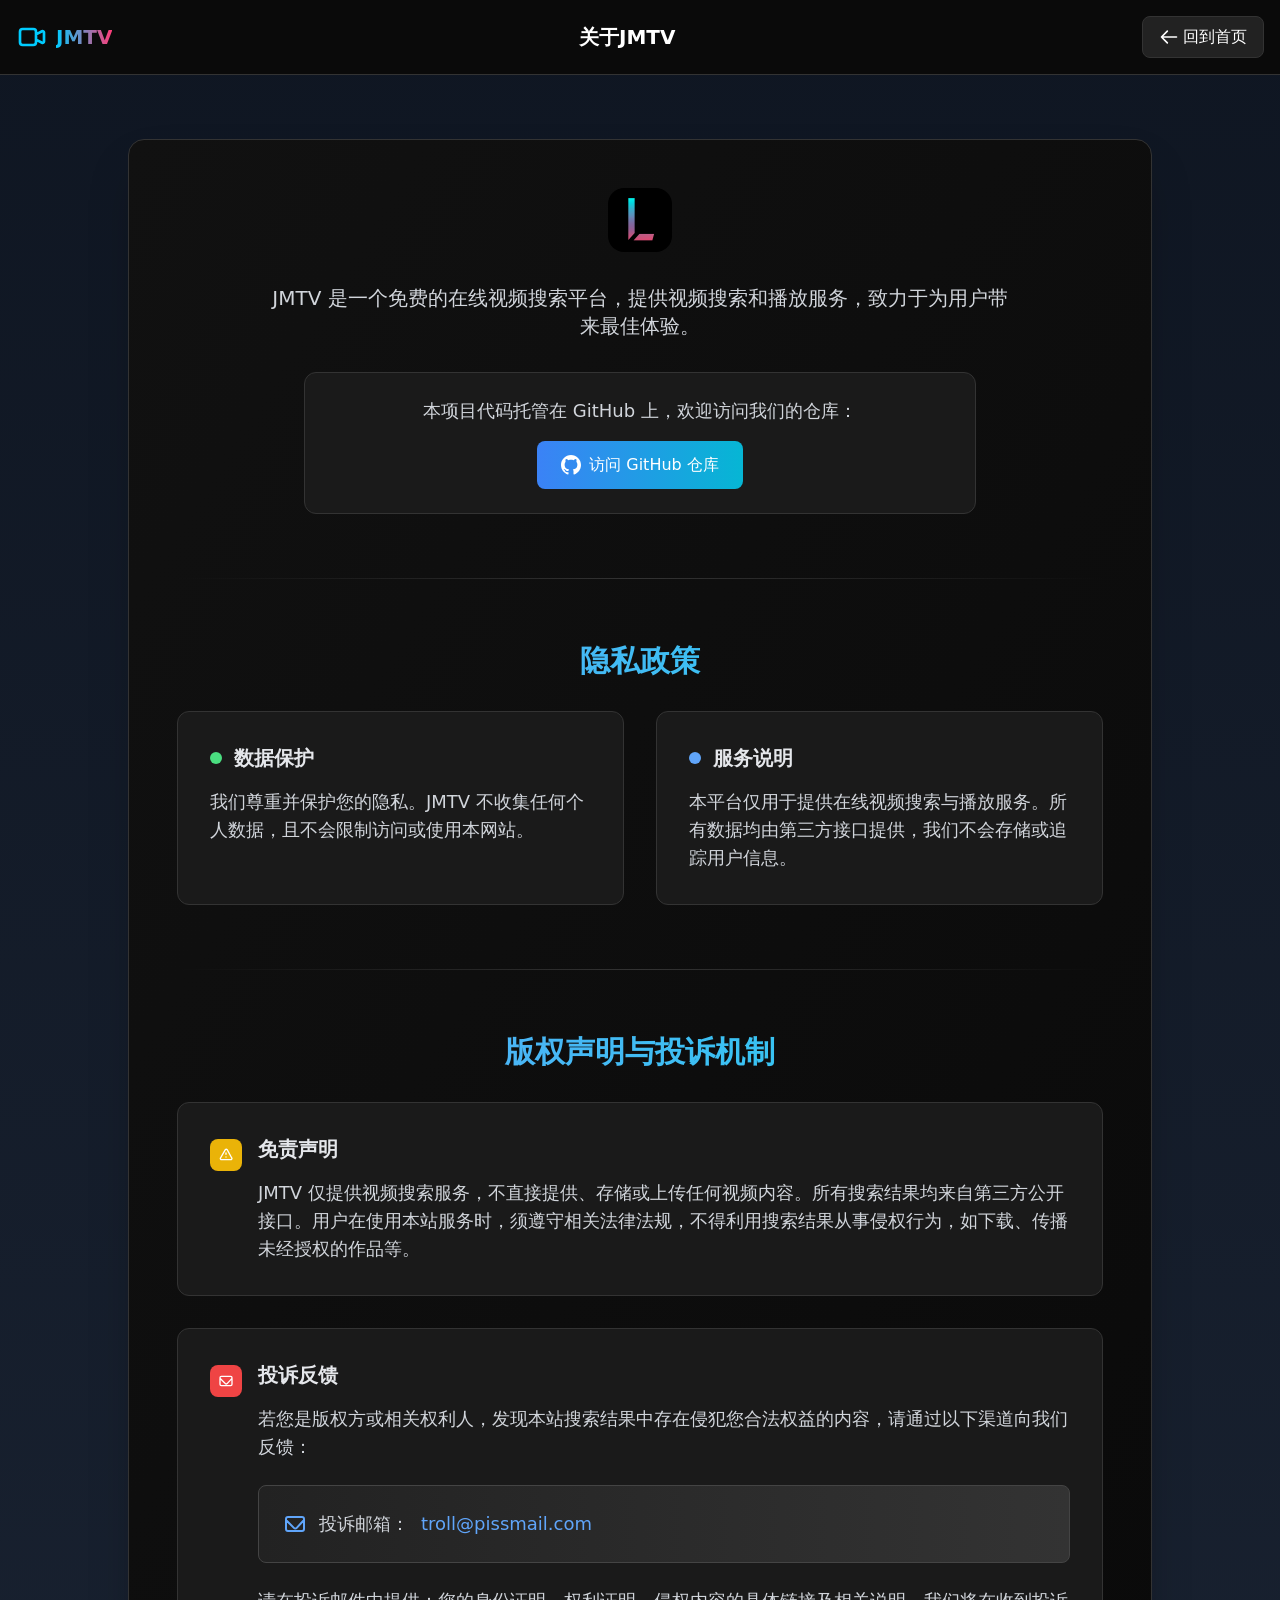
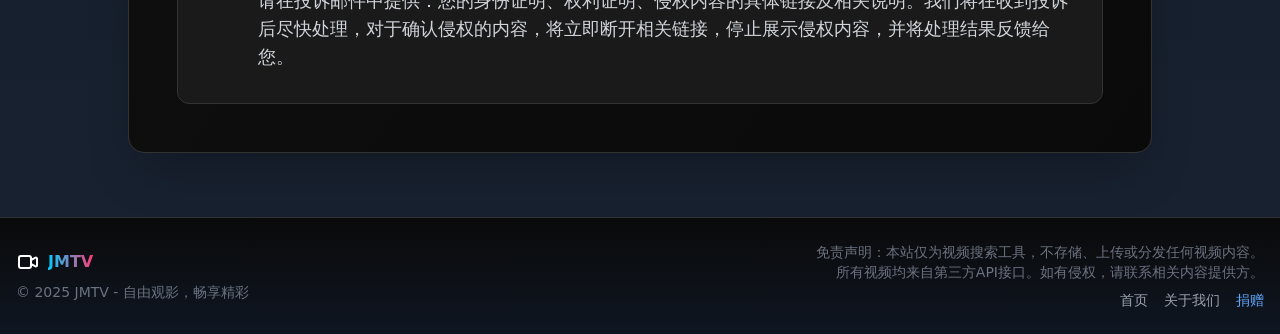
<file: about.html>
﻿<!DOCTYPE html>
<html lang="zh">
<head>
	<meta charset="UTF-8">
	<meta name="viewport" content="width=device-width, initial-scale=1.0">
	<title>关于我们 - JMTV</title>
	<script src="libs/tailwindcss.min.js"></script>
	<link rel="stylesheet" href="css/styles.css">
	<link rel="manifest" href="manifest.json">
	
	<!-- Favicon -->
    <link rel="icon" href="image/logo.png">
    <link rel="apple-touch-icon" href="image/logo-black.png">
</head>
<body class="page-bg text-white flex flex-col min-h-screen">
	<header class="border-b border-[#333] bg-[#0a0a0a] p-4">
        <div class="container mx-auto flex items-center">
            <div class="flex items-center">
                <a href="/" class="flex items-center">
                    <svg class="w-8 h-8 mr-2 text-[#00ccff]" fill="none" stroke="currentColor" viewBox="0 0 24 24">
                        <path stroke-linecap="round" stroke-linejoin="round" stroke-width="2" d="M15 10l4.553-2.276A1 1 0 0121 8.618v6.764a1 1 0 01-1.447.894L15 14M5 18h8a2 2 0 002-2V8a2 2 0 00-2-2H5a2 2 0 00-2 2v8a2 2 0 002 2z"></path>
                    </svg>
                    <h1 class="text-xl font-bold gradient-text">JMTV</h1>
                </a>
            </div>
            <div class="flex-1 text-center">
                <h2 class="text-xl font-semibold">关于JMTV</h2>
            </div>
            <div class="flex items-center">
                <a href="/" class="px-4 py-2 bg-[#222] hover:bg-[#333] border border-[#333] rounded-lg transition-colors flex items-center">
                    <svg class="w-5 h-5 mr-1" viewBox="0 0 24 24" fill="#ffffff" xmlns="http://www.w3.org/2000/svg">
                        <path d="M10 19l-7-7m0 0l7-7m-7 7h18" stroke="currentColor" stroke-width="2" stroke-linecap="round" stroke-linejoin="round"/>
                    </svg>
                    回到首页
                </a>
            </div>
        </div>
    </header>	<main class="flex-grow container mx-auto px-4 sm:px-6 py-8 sm:py-16">
		<div class="max-w-5xl mx-auto">
			<!-- 主要内容区域 -->
			<div class="bg-gradient-to-br from-[#111] to-[#0a0a0a] border border-[#333] rounded-xl sm:rounded-2xl p-4 sm:p-8 lg:p-12 shadow-2xl">
				<!-- 项目介绍 -->				
				 <div class="text-center mb-8 sm:mb-16">
					<div class="inline-flex items-center justify-center w-12 h-12 sm:w-16 sm:h-16 rounded-xl sm:rounded-2xl mb-6 sm:mb-8">
						<img src="image/logo-black.png" alt="JMTV Logo" class="w-12 h-12 sm:w-16 sm:h-16 rounded-xl sm:rounded-2xl">
					</div>
					
					<p class="text-gray-300 text-lg sm:text-xl mb-6 sm:mb-8 leading-relaxed max-w-3xl mx-auto px-2">
						JMTV 是一个免费的在线视频搜索平台，提供视频搜索和播放服务，致力于为用户带来最佳体验。
					</p>
					<div class="bg-[#1a1a1a] border border-[#333] rounded-lg sm:rounded-xl p-4 sm:p-6 max-w-2xl mx-auto">
						<p class="text-gray-300 text-base sm:text-lg mb-4 px-1">
							本项目代码托管在 GitHub 上，欢迎访问我们的仓库：
						</p>
						<a href="https://github.com/LibreSpark/LibreTV" class="inline-flex items-center px-4 sm:px-6 py-2 sm:py-3 bg-gradient-to-r from-blue-500 to-cyan-500 hover:from-blue-600 hover:to-cyan-600 text-white text-sm sm:text-base font-medium rounded-lg transition-all duration-300 transform hover:scale-105" target="_blank" rel="noopener">
							<svg class="w-4 h-4 sm:w-5 sm:h-5 mr-2" fill="currentColor" viewBox="0 0 24 24">
								<path d="M12 0c-6.626 0-12 5.373-12 12 0 5.302 3.438 9.8 8.207 11.387.599.111.793-.261.793-.577v-2.234c-3.338.726-4.033-1.416-4.033-1.416-.546-1.387-1.333-1.756-1.333-1.756-1.089-.745.083-.729.083-.729 1.205.084 1.839 1.237 1.839 1.237 1.07 1.834 2.807 1.304 3.492.997.107-.775.418-1.305.762-1.604-2.665-.305-5.467-1.334-5.467-5.931 0-1.311.469-2.381 1.236-3.221-.124-.303-.535-1.524.117-3.176 0 0 1.008-.322 3.301 1.23.957-.266 1.983-.399 3.003-.404 1.02.005 2.047.138 3.006.404 2.291-1.552 3.297-1.23 3.297-1.23.653 1.653.242 2.874.118 3.176.77.84 1.235 1.911 1.235 3.221 0 4.609-2.807 5.624-5.479 5.921.43.372.823 1.102.823 2.222v3.293c0 .319.192.694.801.576 4.765-1.589 8.199-6.086 8.199-11.386 0-6.627-5.373-12-12-12z"/>
							</svg>
							<span class="break-words">访问 GitHub 仓库</span>
						</a>
					</div>
				</div>				<!-- 分割线 -->
				<div class="w-full h-px bg-gradient-to-r from-transparent via-[#333] to-transparent mb-8 sm:mb-16"></div>

				<!-- 隐私政策 -->
				<div class="mb-8 sm:mb-16">
					<h2 class="text-2xl sm:text-3xl font-bold mb-6 sm:mb-8 text-center bg-gradient-to-r from-blue-400 to-cyan-400 bg-clip-text text-transparent">隐私政策</h2>
					<div class="grid grid-cols-1 md:grid-cols-2 gap-4 sm:gap-8">
						<div class="bg-[#1a1a1a] border border-[#333] rounded-xl p-4 sm:p-8">
							<div class="flex items-center mb-3 sm:mb-4">
								<div class="w-3 h-3 bg-green-400 rounded-full mr-3"></div>
								<h3 class="text-lg sm:text-xl font-semibold text-gray-200">数据保护</h3>
							</div>
							<p class="text-gray-300 text-base sm:text-lg leading-relaxed">
								我们尊重并保护您的隐私。JMTV 不收集任何个人数据，且不会限制访问或使用本网站。
							</p>
						</div>
						<div class="bg-[#1a1a1a] border border-[#333] rounded-xl p-4 sm:p-8">
							<div class="flex items-center mb-3 sm:mb-4">
								<div class="w-3 h-3 bg-blue-400 rounded-full mr-3"></div>
								<h3 class="text-lg sm:text-xl font-semibold text-gray-200">服务说明</h3>
							</div>
							<p class="text-gray-300 text-base sm:text-lg leading-relaxed">
								本平台仅用于提供在线视频搜索与播放服务。所有数据均由第三方接口提供，我们不会存储或追踪用户信息。
							</p>
						</div>
					</div>
				</div>

				<!-- 分割线 -->
				<div class="w-full h-px bg-gradient-to-r from-transparent via-[#333] to-transparent mb-8 sm:mb-16"></div>				<!-- 版权声明与投诉机制 -->
				<div>
					<h2 class="text-2xl sm:text-3xl font-bold mb-6 sm:mb-8 text-center bg-gradient-to-r from-blue-400 to-cyan-400 bg-clip-text text-transparent">版权声明与投诉机制</h2>
					<div class="space-y-6 sm:space-y-8">
						<div class="bg-[#1a1a1a] border border-[#333] rounded-xl p-4 sm:p-8">
							<div class="flex items-start">
								<div class="flex-shrink-0 w-8 h-8 bg-yellow-500 rounded-lg flex items-center justify-center mr-3 sm:mr-4 mt-1">
									<svg class="w-4 h-4 text-white" fill="none" stroke="currentColor" viewBox="0 0 24 24">
										<path stroke-linecap="round" stroke-linejoin="round" stroke-width="2" d="M12 9v2m0 4h.01m-6.938 4h13.856c1.54 0 2.502-1.667 1.732-2.5L13.732 4c-.77-.833-1.964-.833-2.732 0L3.732 16.5c-.77.833.192 2.5 1.732 2.5z"></path>
									</svg>
								</div>
								<div>
									<h3 class="text-lg sm:text-xl font-semibold text-gray-200 mb-3 sm:mb-4">免责声明</h3>
									<p class="text-gray-300 text-base sm:text-lg leading-relaxed">
										JMTV 仅提供视频搜索服务，不直接提供、存储或上传任何视频内容。所有搜索结果均来自第三方公开接口。用户在使用本站服务时，须遵守相关法律法规，不得利用搜索结果从事侵权行为，如下载、传播未经授权的作品等。
									</p>
								</div>
							</div>
						</div>
						
						<div class="bg-[#1a1a1a] border border-[#333] rounded-xl p-4 sm:p-8">
							<div class="flex items-start">
								<div class="flex-shrink-0 w-8 h-8 bg-red-500 rounded-lg flex items-center justify-center mr-3 sm:mr-4 mt-1">
									<svg class="w-4 h-4 text-white" fill="none" stroke="currentColor" viewBox="0 0 24 24">
										<path stroke-linecap="round" stroke-linejoin="round" stroke-width="2" d="M3 8l7.89 7.89a2 2 0 002.83 0L21 8M5 19h14a2 2 0 002-2V7a2 2 0 00-2-2H5a2 2 0 00-2 2v10a2 2 0 002 2z"></path>
									</svg>
								</div>
								<div class="flex-1">
									<h3 class="text-lg sm:text-xl font-semibold text-gray-200 mb-3 sm:mb-4">投诉反馈</h3>
									<p class="text-gray-300 text-base sm:text-lg mb-4 sm:mb-6 leading-relaxed">
										若您是版权方或相关权利人，发现本站搜索结果中存在侵犯您合法权益的内容，请通过以下渠道向我们反馈：
									</p>
									<div class="bg-gradient-to-r from-[#222] to-[#333] border border-[#444] rounded-lg p-4 sm:p-6 mb-4 sm:mb-6">
										<div class="flex items-center flex-wrap">
											<svg class="w-5 h-5 sm:w-6 sm:h-6 text-blue-400 mr-2 sm:mr-3 flex-shrink-0" fill="none" stroke="currentColor" viewBox="0 0 24 24">
												<path stroke-linecap="round" stroke-linejoin="round" stroke-width="2" d="M3 8l7.89 7.89a2 2 0 002.83 0L21 8M5 19h14a2 2 0 002-2V7a2 2 0 00-2-2H5a2 2 0 00-2 2v10a2 2 0 002 2z"></path>
											</svg>
											<span class="text-gray-300 text-base sm:text-lg font-medium mr-2 sm:mr-3">投诉邮箱：</span>
											<a href="mailto:troll@pissmail.com" class="text-blue-400 hover:text-blue-300 transition-colors text-base sm:text-lg font-medium break-all">troll@pissmail.com</a>
										</div>
									</div>
									<p class="text-gray-300 text-base sm:text-lg leading-relaxed">
										请在投诉邮件中提供：您的身份证明、权利证明、侵权内容的具体链接及相关说明。我们将在收到投诉后尽快处理，对于确认侵权的内容，将立即断开相关链接，停止展示侵权内容，并将处理结果反馈给您。
									</p>
								</div>
							</div>
						</div>
					</div>
				</div>
			</div>
		</div>
	</main>
	<footer class="footer py-6 border-t border-[#333] bg-[#0a0a0a]">
        <div class="container mx-auto px-4">
            <div class="flex flex-col md:flex-row justify-between items-center">
                <div class="mb-4 md:mb-0">
                    <div class="flex items-center justify-center md:justify-start">
                        <svg class="w-6 h-6 mr-2" fill="none" stroke="currentColor" viewBox="0 0 24 24">
                            <path stroke-linecap="round" stroke-linejoin="round" stroke-width="2" d="M15 10l4.553-2.276A1 1 0 0121 8.618v6.764a1 1 0 01-1.447.894L15 14M5 18h8a2 2 0 002-2V8a2 2 0 00-2-2H5a2 2 0 00-2 2v8a2 2 0 002 2z"></path>
                        </svg>
                        <span class="gradient-text font-bold">JMTV</span>
                    </div>
                    <p class="text-gray-500 text-sm mt-2 text-center md:text-left">© 2025 JMTV - 自由观影，畅享精彩</p>
                </div>
                
                <div class="text-center md:text-right">
                    <p class="text-gray-500 text-sm max-w-md">
                        免责声明：本站仅为视频搜索工具，不存储、上传或分发任何视频内容。
                        所有视频均来自第三方API接口。如有侵权，请联系相关内容提供方。
                    </p>
                    <div class="mt-2 flex justify-center md:justify-end space-x-4">
                        <a href="/" class="text-gray-400 hover:text-white text-sm transition-colors">首页</a>
                        <a href="about.html" class="text-gray-400 hover:text-white text-sm transition-colors">关于我们</a>
                        <a href="https://www.msf.hk/zh-hant/donate/general?type=one-off" target="_blank" rel="noopener" class="text-blue-400 hover:text-blue-300 text-sm transition-colors">捐赠</a>
                    </div>
                </div>
            </div>
        </div>
    </footer>
</body>
</html>
</file>
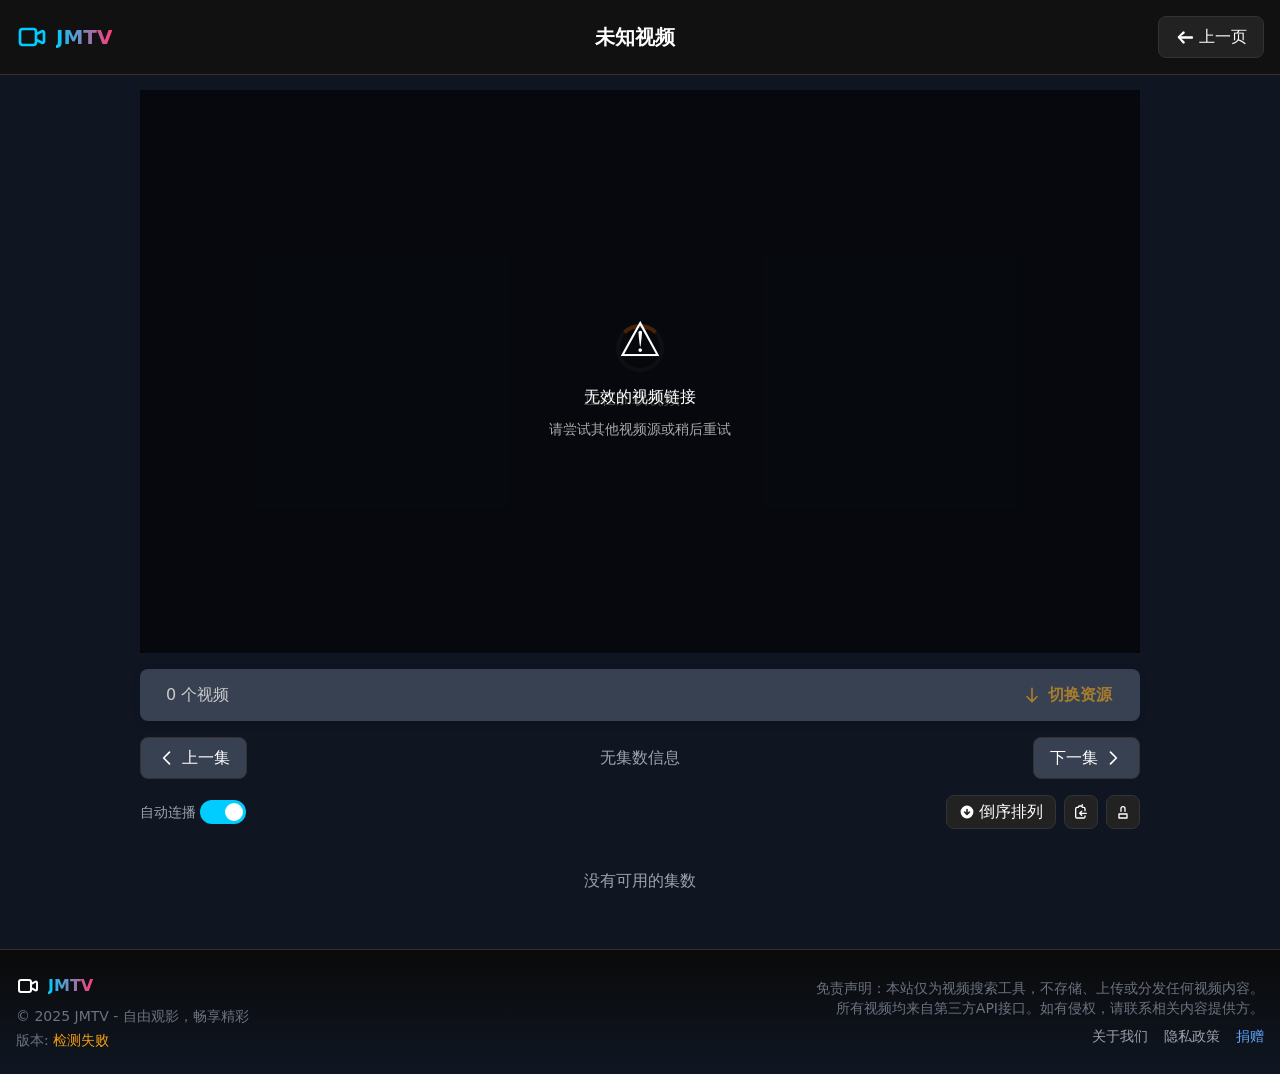
<file: player.html>
﻿<!DOCTYPE html>
<html lang="zh">
<head>
    <meta charset="UTF-8">
    <meta name="viewport" content="width=device-width, initial-scale=1.0">
    <meta name="referrer" content="same-origin">
    <title>JMTV 播放器</title>

    <!-- Favicon -->
    <link rel="icon" href="image/logo.png">
    <link rel="apple-touch-icon" href="image/logo-black.png">
    <link rel="manifest" href="manifest.json">

    <script src="libs/tailwindcss.min.js"></script>
    <script src="js/version-check.js"></script>
    <link rel="stylesheet" href="css/styles.css">
    <link rel="stylesheet" href="css/player.css">
    
    <meta http-equiv="Cache-Control" content="no-store, must-revalidate">
    <meta http-equiv="Pragma" content="no-cache">
    <meta http-equiv="Expires" content="0">
</head>
<body>
    <header class="player-header-fixed p-4 flex items-center border-b border-[#333] gap-2">
        <div class="flex items-center min-w-0">
            <button id="homeButton" type="button" class="flex items-center min-w-0 cursor-pointer home-button">
                <svg class="w-8 h-8 mr-2 text-[#00ccff] logo-icon" fill="none" stroke="currentColor" viewBox="0 0 24 24">
                    <path stroke-linecap="round" stroke-linejoin="round" stroke-width="2" d="M15 10l4.553-2.276A1 1 0 0121 8.618v6.764a1 1 0 01-1.447.894L15 14M5 18h8a2 2 0 002-2V8a2 2 0 00-2-2H5a2 2 0 00-2 2v8a2 2 0 002 2z"></path>
                </svg>
                <h1 class="text-xl font-bold gradient-text logo-text">JMTV</h1>
            </button>
        </div>
        <h2 id="videoTitle" class="text-xl font-semibold flex-1 text-center overflow-x-auto whitespace-nowrap truncate custom-title-scroll"></h2>
        <a href="#" id="goBack" onclick="goBack(event)" class="px-4 py-2 bg-[#222] hover:bg-[#333] border border-[#333] rounded-lg transition-colors flex items-center min-w-0 home-btn">
            <svg class="w-5 h-5 mr-1" viewBox="0 0 24 24" fill="#ffffff" xmlns="http://www.w3.org/2000/svg">
                <path d="M5.25 11h15a1.5 1.5 0 1 1 0 3H5.25a1.5 1.5 0 0 1 0-3z"/>
                <path d="M5.55 12 11.3 17.3a1.5 1.5 0 1 1-2.12 2.12L3 12l6.18-6.18a1.5 1.5 0 1 1 2.12 2.12L5.55 12z"/>
            </svg>
            <span class="home-btn-text">上一页</span>
        </a>
    </header>

    <!-- 密码验证弹窗 -->
    <div id="passwordModal" class="fixed inset-0 bg-black/95 hidden items-center justify-center z-[65] transition-opacity duration-300">
        <div class="bg-[#111] p-8 rounded-lg w-11/12 max-w-md border border-[#333] max-h-[90vh] flex flex-col">
            <div class="flex justify-between items-center mb-6 flex-none">
                <h2 class="text-2xl font-bold gradient-text">访问验证</h2>
            </div>
            <div class="mb-6">
                <p class="text-gray-300 mb-4">请输入密码继续访问</p>
                <form id="passwordForm" onsubmit="handlePasswordSubmit(); return false;">
                    <input type="text" name="username" id="username" autocomplete="username" style="display:none" tabindex="-1" aria-hidden="true">
                    <input type="password" id="passwordInput" class="w-full bg-[#111] border border-[#333] text-white px-4 py-3 rounded-lg focus:outline-none focus:border-white transition-colors" placeholder="密码..." autocomplete="new-password">
                    <button id="passwordSubmitBtn" type="submit" class="mt-4 w-full bg-blue-600 hover:bg-blue-700 text-white px-4 py-2 rounded">提交</button>
                </form>
                <p id="passwordError" class="text-red-500 mt-2 hidden">密码错误，请重试</p>
            </div>
        </div>
    </div>

    <main class="container mx-auto px-4 py-4">        <!-- 视频播放区 -->
        <div id="playerContainer" class="player-container mb-4">
            <div class="relative">
                <div id="player" class="player-placeholder">
                    <!-- Initial loading state before JavaScript loads -->
                    <div class="player-loading-overlay">
                        <div class="player-loading-spinner"></div>
                        <div class="player-loading-text" id="loading-title">正在加载视频...</div>
                    </div>
                </div>
                <div class="loading-container" id="player-loading" style="display: none;">
                    <div class="loading-spinner"></div>
                    <div>正在加载视频...</div>
                </div>
                <div class="error-container" id="error">
                    <div class="error-icon">⚠️</div>
                    <div id="error-message">视频加载失败</div>
                    <div class="error-message-sub">请尝试其他视频源或稍后重试</div>
                </div>
            </div>
        </div>

        <!-- 源信息 -->
        <div class="player-container flex justify-between py-2 px-4 mb-2 bg-gray-700" id="resourceInfoBarContainer">
            <!-- 资源信息卡片、切换按钮、视频数将由JS动态渲染 -->
        </div>

        <!-- 集数导航 -->
        <div class="player-container">
            <div class="flex justify-between items-center my-4">
                <button onclick="playPreviousEpisode()" id="prevButton" class="px-4 py-2 bg-[#222] hover:bg-[#333] border border-[#333] rounded-lg transition-colors">
                    <svg class="w-5 h-5 inline-block" fill="none" stroke="currentColor" viewBox="0 0 24 24">
                        <path stroke-linecap="round" stroke-linejoin="round" stroke-width="2" d="M15 19l-7-7 7-7"></path>
                    </svg>
                    上一集
                </button>
                <span class="text-gray-400" id="episodeInfo">加载中...</span>
                <button onclick="playNextEpisode()" id="nextButton" class="px-4 py-2 bg-[#222] hover:bg-[#333] border border-[#333] rounded-lg transition-colors">
                    下一集
                    <svg class="w-5 h-5 inline-block" fill="none" stroke="currentColor" viewBox="0 0 24 24">
                        <path stroke-linecap="round" stroke-linejoin="round" stroke-width="2" d="M9 5l7 7-7 7"></path>
                    </svg>
                </button>
            </div>
        </div>

        <!-- 添加自动播放开关和排序按钮 -->
        <div class="player-container mb-2">
            <div class="flex flex-wrap justify-end items-center gap-2">
                <!-- 自动连播开关 - 分组到左边 -->
                <div class="flex items-center gap-1 flex-shrink-0 mr-auto">
                    <span class="text-gray-400 text-sm whitespace-nowrap">自动连播</span>
                    <label class="switch">
                        <input type="checkbox" id="autoplayToggle">
                        <span class="slider"></span>
                    </label>
                </div>
                
                <!-- 把各种功能按钮放在右侧 - 在小屏幕上各自占一行 -->
                <div class="flex flex-wrap justify-end gap-2">
                    <!-- 倒序排列按钮 -->
                    <button onclick="toggleEpisodeOrder()" class="px-3 py-1 bg-[#222] hover:bg-[#333] border border-[#333] rounded-lg transition-colors flex items-center space-x-1 flex-shrink-0">
                        <svg xmlns="http://www.w3.org/2000/svg" class="h-4 w-4" id="orderIcon" viewBox="0 0 20 20" fill="currentColor">
                            <path fill-rule="evenodd" d="M10 18a8 8 0 100-16 8 8 0 000 16zm1-11a1 1 0 10-2 0v3.586L7.707 9.293a1 1 0 00-1.414 1.414l3 3a1 1 0 001.414 0l3-3a1 1 0 00-1.414-1.414L11 10.586V7z" clip-rule="evenodd" />
                        </svg>
                        <span id="orderText">倒序排列</span>
                    </button>
                    
                    <!-- 复制链接按钮 -->
                    <button title="复制播放链接" onclick="copyLinks()" class="px-2 py-1 bg-[#222] hover:bg-[#333] border border-[#333] text-white rounded-lg transition">
                        <svg xmlns="http://www.w3.org/2000/svg" class="h-4 w-4" fill="none" viewBox="0 0 24 24" stroke="currentColor">
                            <path stroke-linecap="round" stroke-linejoin="round" stroke-width="2" d="M8 5H6a2 2 0 00-2 2v12a2 2 0 002 2h10a2 2 0 002-2v-1M8 5a2 2 0 012-2h2a2 2 0 002-2M8 5a2 2 0 012-2h2a2 2 0 012 2m0 0h2a2 2 0 012 2v3m2 4H10m0 0l3-3m-3 3l3 3" />
                        </svg>
                    </button>
                    
                    <!-- 锁定控制按钮 - 始终显示在最右侧 -->
                    <button id="lockToggle" onclick="toggleControlsLock()" title="锁定控制" 
                            class="px-2 py-1 bg-[#222] hover:bg-[#333] border border-[#333] text-white rounded-lg transition flex-shrink-0">
                        <svg id="lockIcon" class="w-4 h-4" fill="none" stroke="currentColor" viewBox="0 0 24 24">
                            <!-- 默认状态：未锁图标 -->
                            <path stroke-linecap="round" stroke-linejoin="round" stroke-width="2"
                                d="M15 11V7a3 3 0 00-6 0v4m-3 4h12v6H6v-6z" />
                        </svg>
                    </button>
                </div>
            </div>
        </div>

        <!-- 集数网格 -->
        <div class="player-container">
            <div class="episode-grid" id="episodesGrid">
                <div class="grid grid-cols-2 sm:grid-cols-4 md:grid-cols-6 lg:grid-cols-8 gap-2" id="episodesList">
                    <!-- 集数将在这里动态加载 -->
                    <div class="col-span-full text-center text-gray-400 py-8">加载中...</div>
                </div>
            </div>
        </div>
    </main>

    <!-- 添加快捷键提示元素 -->
    <div class="shortcut-hint" id="shortcutHint">
        <svg class="w-6 h-6" fill="none" stroke="currentColor" viewBox="0 0 24 24" id="shortcutIcon">
            <path stroke-linecap="round" stroke-linejoin="round" stroke-width="2" d="M15 19l-7-7 7-7"></path>
        </svg>
        <span id="shortcutText"></span>
    </div>

    <!-- 页脚区域 -->
    <footer class="footer mt-2 py-6 border-t border-[#333] bg-[#0a0a0a]">
        <div class="container mx-auto px-4">
            <div class="flex flex-col md:flex-row justify-between items-center">
                <div class="mb-4 md:mb-0">
                    <div class="flex items-center justify-center md:justify-start">
                        <svg class="w-6 h-6 mr-2" fill="none" stroke="currentColor" viewBox="0 0 24 24">
                            <path stroke-linecap="round" stroke-linejoin="round" stroke-width="2" d="M15 10l4.553-2.276A1 1 0 0121 8.618v6.764a1 1 0 01-1.447.894L15 14M5 18h8a2 2 0 002-2V8a2 2 0 00-2-2H5a2 2 0 00-2 2v8a2 2 0 002 2z"></path>
                        </svg>
                        <span class="gradient-text font-bold">JMTV</span>
                    </div>
                    <p class="text-gray-500 text-sm mt-2 text-center md:text-left">© 2025 JMTV - 自由观影，畅享精彩</p>
                </div>
                
                <div class="text-center md:text-right">
                    <p class="text-gray-500 text-sm max-w-md">
                        免责声明：本站仅为视频搜索工具，不存储、上传或分发任何视频内容。
                        所有视频均来自第三方API接口。如有侵权，请联系相关内容提供方。
                    </p>
                    <div class="mt-2 flex justify-center md:justify-end space-x-4">
                        <a href="about.html" class="text-gray-400 hover:text-white text-sm transition-colors">关于我们</a>
                        <a href="about.html" class="text-gray-400 hover:text-white text-sm transition-colors">隐私政策</a>
                        <a href="https://www.msf.hk/zh-hant/donate/general?type=one-off" target="_blank" rel="noopener" class="text-blue-400 hover:text-blue-300 text-sm transition-colors">捐赠</a>
                    </div>
                </div>
            </div>
        </div>
    </footer>

    <!-- 换源模态框 -->
    <div id="modal" class="fixed inset-0 bg-black/60 hidden flex items-center justify-center transition-opacity duration-300 z-[10000]">
        <div class="bg-[#111] p-8 rounded-lg w-11/12 max-w-4xl border border-[#333] max-h-[90vh] flex flex-col">
            <div class="flex justify-between items-center mb-6 flex-none">
                <h2 id="modalTitle" class="text-2xl font-bold gradient-text break-words pr-4 max-w-[80%]"></h2>
                <button onclick="closeModal()" class="text-gray-400 hover:text-white text-2xl transition-colors flex-shrink-0">&times;</button>
            </div>
            <div id="modalContent" class="overflow-auto flex-1 min-h-0">
                <div class="grid grid-cols-2 sm:grid-cols-4 md:grid-cols-6 lg:grid-cols-8 gap-2">
                </div>
            </div>
        </div>
    </div>

    <!-- 添加 loading 提示框 -->
    <div id="loading" class="fixed inset-0 bg-black/80 hidden items-center justify-center z-[10001]">
        <div class="bg-[#111] p-8 rounded-lg border border-[#333] flex items-center space-x-4">
            <div class="w-8 h-8 border-4 border-white border-t-transparent rounded-full animate-spin"></div>
            <p class="text-white text-lg">加载中...</p>
        </div>
    </div>

    <!-- 引入纯 JS sha256（HTTP 下依然可用） -->
    <script src="libs/sha256.min.js"></script>
    <script>
        // 保存原始 js‑sha256 实现，避免被 password.js 覆盖
        window._jsSha256 = window.sha256;
    </script>
    
    <script src="libs/hls.min.js" crossorigin="anonymous"></script>
    <script src="libs/artplayer.min.js" crossorigin="anonymous"></script>

    <script src="js/config.js"></script>
    <script src="js/proxy-auth.js"></script>
    <script src="js/customer_site.js"></script>
    <script src="js/password.js"></script>
    <script src="js/ui.js"></script>
    <script src="js/api.js"></script>
    <script src="js/search.js"></script>
    <script src="js/player.js?v=20260709-resource-sort"></script>

    <script>
        // 创建全局环境变量对象
        window.__ENV__ = window.__ENV__ || {};
        
        // 注入服务器端环境变量 (将由服务器端替换)
        // PASSWORD 变量将在这里被服务器端注入
        window.__ENV__.PASSWORD = "{{PASSWORD}}";

        // 修复 home 跳转
        document.addEventListener('DOMContentLoaded', function() {
            // 使用事件委托处理首页按钮点击
            document.body.addEventListener('click', function(event) {
                const homeButton = event.target.closest('#homeButton');
                if (homeButton) {
                    event.preventDefault();
                    event.stopPropagation();

                    // 如果是在iframe中打开的，尝试关闭iframe
                    if (window.self !== window.top) {
                        try {
                            // 尝试调用父窗口的关闭播放器函数
                            window.parent.closeVideoPlayer && window.parent.closeVideoPlayer(true);
                            return;
                        } catch (e) {
                            console.error('调用父窗口closeVideoPlayer失败:', e);
                        }
                    }

                    // 多重兜底跳转
                    try {
                            window.location.href = '/';
                    } catch (e) {
                        try {
                            window.location.replace('/');
                        } catch (e2) {
                            window.location.assign('/');
                    }
                    }
                    return false;
                }
            });
        });
    </script>
</body>
</html>
</file>
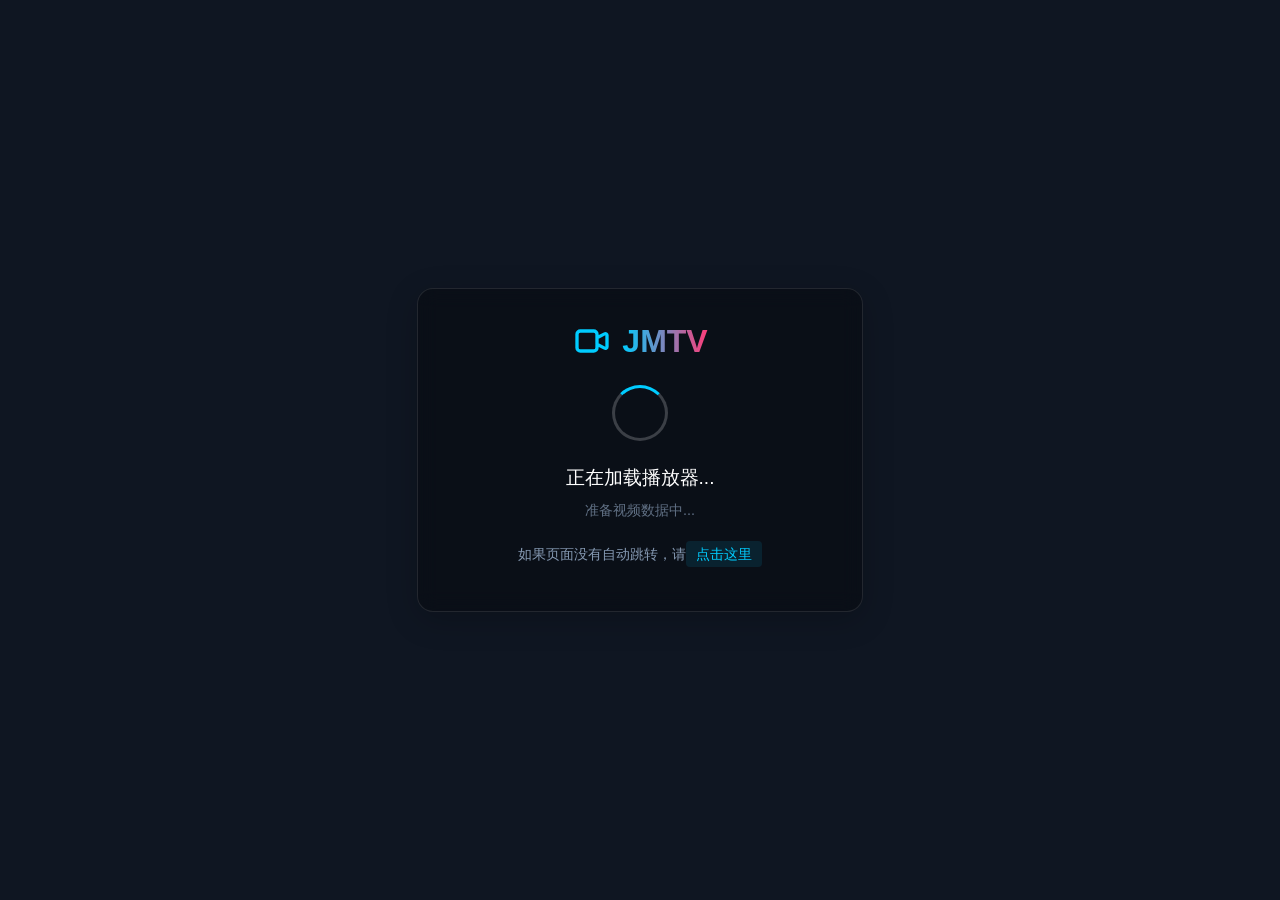
<file: watch.html>
﻿<!DOCTYPE html>
<html lang="zh">
<head>
    <meta charset="UTF-8">
    <meta name="viewport" content="width=device-width, initial-scale=1.0">
    <meta http-equiv="refresh" content="3; url=player.html">
    <title>正在跳转到播放器...</title>
    <link rel="manifest" href="manifest.json">
    <link rel="stylesheet" href="css/watch.css">
    <script src="js/watch.js"></script>
</head>
<body>
    <div class="redirect-container">
        <div class="logo-container">
            <svg class="logo-icon" fill="none" stroke="currentColor" viewBox="0 0 24 24">
                <path stroke-linecap="round" stroke-linejoin="round" stroke-width="2" d="M15 10l4.553-2.276A1 1 0 0121 8.618v6.764a1 1 0 01-1.447.894L15 14M5 18h8a2 2 0 002-2V8a2 2 0 00-2-2H5a2 2 0 00-2 2v8a2 2 0 002 2z"></path>
            </svg>
            <h1 class="logo-text">JMTV</h1>
        </div>
        <div class="loading-animation"></div>
        <div class="redirect-message">正在加载播放器...</div>
        <div id="redirect-status">准备视频数据中，请稍候...</div>
        <p class="redirect-hint">如果页面没有自动跳转，请<a href="player.html" id="manual-redirect">点击这里</a></p>
    </div>
</body>
</html>
</file>
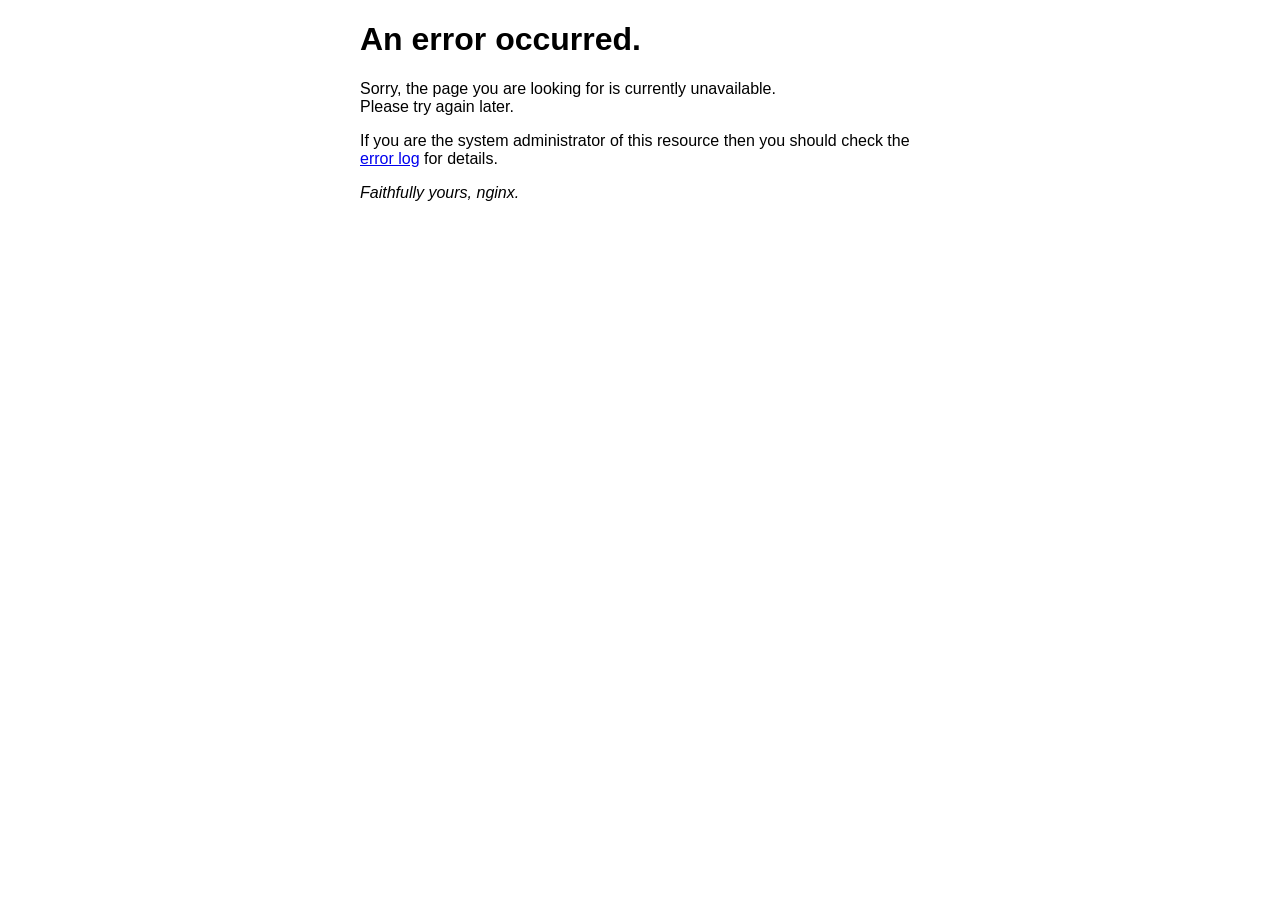
<file: iptv-api/utils/nginx-rtmp-win32/html/50x.html>
<!DOCTYPE html>
<html>
<head>
<title>Error</title>
<style>
    body {
        width: 35em;
        margin: 0 auto;
        font-family: Tahoma, Verdana, Arial, sans-serif;
    }
</style>
</head>
<body>
<h1>An error occurred.</h1>
<p>Sorry, the page you are looking for is currently unavailable.<br/>
Please try again later.</p>
<p>If you are the system administrator of this resource then you should check
the <a href="http://nginx.org/r/error_log">error log</a> for details.</p>
<p><em>Faithfully yours, nginx.</em></p>
</body>
</html>
</file>
<file: css/styles.css>
/* 
JMTV 全局样式
包含多个页面共享的基础样式
对于特定页面的样式，请参考:
- index.css: 首页特定样式
- player.css: 播放器页面特定样式
- watch.css: 重定向页面特定样式
- modals.css: 模态框和提示框样式
*/

.close-btn {
    position: absolute;
    top: 12px;
    right: 12px;
    background: #222;
    border: 1px solid #333;
    border-radius: 8px;
    padding: 6px;
    color: white;
    display: flex;
    align-items: center;
    justify-content: center;
    cursor: pointer;
    transition: all 0.2s ease;
    z-index: 10;
}

.close-btn:hover {
    background: #333;
    border-color: #555;
}

.close-btn svg {
    width: 16px;
    height: 16px;
    stroke: currentColor;
}

:root {
    /* 赛博影视主题配色方案 - 柔和版 */
    --primary-color: #00ccff;       /* 霓虹蓝主色调 */
    --primary-light: #33d6ff;       /* 浅霓虹蓝变体 */
    --secondary-color: #0f1622;     /* 深蓝黑背景色 */
    --accent-color: #ff3c78;        /* 霓虹粉强调色 */
    --text-color: #e6f2ff;          /* 柔和的蓝白色文本 */
    --text-muted: #8599b2;          /* 淡蓝灰色次级文本 */
    --border-color: rgba(0, 204, 255, 0.15);
    --page-gradient-start: #0f1622; /* 深蓝黑起始色 */
    --page-gradient-end: #192231;   /* 深靛蓝结束色 */
    --card-gradient-start: #121b29; /* 卡片起始色 */
    --card-gradient-end: #1c2939;   /* 卡片结束色 */
    --card-accent: rgba(0, 204, 255, 0.12); /* 霓虹蓝卡片强调色 */
    --card-hover-border: rgba(0, 204, 255, 0.5); /* 悬停边框颜色 */
}

.page-bg {
    background: linear-gradient(180deg, var(--page-gradient-start), var(--page-gradient-end));
    min-height: 100vh;
    /* 柔和赛博点状背景 */
    background-image: 
        linear-gradient(180deg, var(--page-gradient-start), var(--page-gradient-end)),
        radial-gradient(circle at 25px 25px, rgba(0, 204, 255, 0.04) 2px, transparent 3px),
        radial-gradient(circle at 75px 75px, rgba(255, 60, 120, 0.02) 1px, transparent 2px),
        radial-gradient(circle at 50px 50px, rgba(150, 255, 250, 0.015) 1px, transparent 2px);
    background-blend-mode: normal;
    background-size: cover, 100px 100px, 50px 50px, 75px 75px;
}

button, .card-hover {
    transition: all 0.3s ease;
}

/* 改进卡片适应不同内容长度 */
.card-hover {
    border: 1px solid var(--border-color);
    background: linear-gradient(135deg, var(--card-gradient-start), var(--card-gradient-end));
    box-shadow: 0 4px 12px rgba(0, 0, 0, 0.5);
    position: relative;
    overflow: hidden;
    border-radius: 6px;
    display: flex;
    flex-direction: column;
    height: 100%;
}

/* 确保卡片内容区域高度一致性 */
.card-hover .flex-grow {
    min-height: unset; /* 移除最小高度限制，让内容自然流动 */
    display: flex;
    flex-direction: column;
}

/* 针对不同长度的标题优化显示 */
.card-hover h3 {
    min-height: unset;
    max-height: unset;
    display: -webkit-box;
    -webkit-box-orient: vertical;
    overflow: hidden;
    text-overflow: ellipsis;
    -webkit-line-clamp: 2;
    line-height: 1.2rem;
    word-break: break-word; /* 允许在任何字符间断行 */
    hyphens: auto; /* 允许断词 */
}

.card-hover::before {
    content: "";
    position: absolute;
    top: 0;
    left: -100%;
    width: 100%;
    height: 100%;
    background: linear-gradient(90deg, transparent, var(--card-accent), transparent);
    transition: left 0.6s ease;
}

.card-hover:hover {
    border-color: var(--card-hover-border);
    transform: translateY(-3px);
    box-shadow: 0 6px 12px rgba(0, 0, 0, 0.5);
}

.card-hover:hover::before {
    left: 100%;
}

.gradient-text {
    background: linear-gradient(to right, var(--primary-color), var(--accent-color));
    -webkit-background-clip: text;
    -webkit-text-fill-color: transparent;
}

/* 改进设置面板样式 */
.settings-panel {
    scrollbar-width: thin;
    scrollbar-color: #444 #222;
    transform: translateX(100%);
    transition: transform 0.3s ease;
    background: linear-gradient(135deg, var(--page-gradient-end), var(--page-gradient-start));
    border-left: 1px solid var(--primary-color);
}

.settings-panel.show {
    transform: translateX(0);
}

.settings-panel::-webkit-scrollbar {
    width: 6px;
}

.settings-panel::-webkit-scrollbar-track {
    background: transparent;
}

.settings-panel::-webkit-scrollbar-thumb {
    background-color: #444;
    border-radius: 4px;
}

.search-button {
    background: var(--primary-color);
    color: var(--text-color);
}

.search-button:hover {
    background: var(--primary-light);
}

::-webkit-scrollbar {
    width: 8px;
    height: 8px;
}

::-webkit-scrollbar-track {
    background: #111;
    border-radius: 4px;
}

::-webkit-scrollbar-thumb {
    background: #333;
    border-radius: 4px;
    transition: all 0.3s ease;
}

::-webkit-scrollbar-thumb:hover {
    background: #444;
}

* {
    scrollbar-width: thin;
    scrollbar-color: #333 #111;
}

.search-tag {
    background: linear-gradient(135deg, var(--card-gradient-start), var(--card-gradient-end));
    color: var(--text-color);
    padding: 0.5rem 1rem;
    border-radius: 0.5rem;
    font-size: 0.875rem;
    border: 1px solid var(--border-color);
    box-shadow: 0 2px 4px rgba(0, 0, 0, 0.2);
}

.search-tag:hover {
    background: linear-gradient(135deg, var(--card-gradient-end), var(--card-gradient-start));
    border-color: var(--primary-color);
}

.footer {
    width: 100%;
    transition: all 0.3s ease;
    margin-top: auto;
    background: linear-gradient(to bottom, transparent, var(--page-gradient-start));
    border-top: 1px solid var(--border-color);
}

.footer a:hover {
    text-decoration: underline;
}

body {
    display: flex;
    flex-direction: column;
    min-height: 100vh;
}

.container {
    flex: 1;
}

@media screen and (min-height: 800px) {
    body {
        display: flex;
        flex-direction: column;
        min-height: 100vh;
    }
    
    .container {
        flex: 1;
    }
    
    .footer {
        margin-top: auto;
    }
}

@media screen and (max-width: 640px) {
    .footer {
        padding-bottom: 2rem;
    }
}

/* 移动端布局优化 */
@media screen and (max-width: 768px) {
    .card-hover h3 {
        min-height: 2.5rem;
    }
    
    .card-hover .flex-grow {
        min-height: 80px;
    }
}

@keyframes fadeIn {
    from { opacity: 0; }
    to { opacity: 1; }
}

@keyframes fadeOut {
    from { opacity: 1; }
    to { opacity: 0; }
}

#modal.show {
    animation: fadeIn 0.3s forwards;
}

#modal.hide {
    animation: fadeOut 0.3s forwards;
}

#modal > div {
    background: linear-gradient(135deg, var(--card-gradient-start), var(--card-gradient-end));
    border: 1px solid var(--primary-color);
    box-shadow: 0 10px 30px rgba(0, 0, 0, 0.7), 0 0 15px rgba(0, 204, 255, 0.1);
    border-radius: 8px;
}

#episodesGrid button {
    background: rgba(0, 204, 255, 0.08);
    border: 1px solid rgba(0, 204, 255, 0.2);
    transition: all 0.2s ease;
}

#episodesGrid button:hover {
    background: rgba(0, 204, 255, 0.15);
    border-color: var(--primary-color);
    box-shadow: 0 0 8px rgba(0, 204, 255, 0.3);
}

#yellowFilterToggle:checked + .toggle-bg {
    background-color: var(--primary-color);
}

#yellowFilterToggle:checked ~ .toggle-dot {
    transform: translateX(1.5rem);
}

#yellowFilterToggle:focus + .toggle-bg,
#yellowFilterToggle:hover + .toggle-bg {
    box-shadow: 0 0 0 2px rgba(0, 204, 255, 0.3);
}

/* 添加广告过滤开关的CSS */
#adFilterToggle:checked + .toggle-bg {
    background-color: var(--primary-color);
}

#adFilterToggle:checked ~ .toggle-dot {
    transform: translateX(1.5rem);
}

#adFilterToggle:focus + .toggle-bg,
#adFilterToggle:hover + .toggle-bg {
    box-shadow: 0 0 0 2px rgba(0, 204, 255, 0.3);
}

.toggle-dot {
    transition: transform 0.3s ease-in-out;
    box-shadow: 0 2px 4px rgba(0,0,0,0.2);
}

.toggle-bg {
    transition: background-color 0.3s ease-in-out;
}

#yellowFilterToggle:checked ~ .toggle-dot {
    box-shadow: 0 2px 4px rgba(0, 204, 255, 0.3);
}

#adFilterToggle:checked ~ .toggle-dot {
    box-shadow: 0 2px 4px rgba(0, 204, 255, 0.3);
}

/* 添加API复选框样式 */
.form-checkbox {
    appearance: none;
    -webkit-appearance: none;
    -moz-appearance: none;
    height: 14px;
    width: 14px;
    background-color: #222;
    border: 1px solid #333;
    border-radius: 3px;
    cursor: pointer;
    position: relative;
    outline: none;
}

.form-checkbox:checked {
    background-color: var(--primary-color);
    border-color: var(--primary-color);
}

.form-checkbox:checked::after {
    content: '';
    position: absolute;
    left: 4px;
    top: 1px;
    width: 4px;
    height: 8px;
    border: solid white;
    border-width: 0 2px 2px 0;
    transform: rotate(45deg);
}

/* API滚动区域美化 */
#apiCheckboxes {
    scrollbar-width: thin;
    scrollbar-color: #444 #222;
}

#apiCheckboxes::-webkit-scrollbar {
    width: 6px;
}

#apiCheckboxes::-webkit-scrollbar-track {
    background: #222;
    border-radius: 4px;
}

#apiCheckboxes::-webkit-scrollbar-thumb {
    background-color: #444;
    border-radius: 4px;
}

/* 自定义API列表样式 */
#customApisList {
    scrollbar-width: thin;
    scrollbar-color: #444 #222;
}

#customApisList::-webkit-scrollbar {
    width: 6px;
}

#customApisList::-webkit-scrollbar-track {
    background: transparent;
}

#customApisList::-webkit-scrollbar-thumb {
    background-color: #444;
    border-radius: 4px;
}

/* 设置面板滚动样式 */
.settings-panel {
    scrollbar-width: thin;
    scrollbar-color: #444 #222;
}

.settings-panel::-webkit-scrollbar {
    width: 6px;
}

.settings-panel::-webkit-scrollbar-track {
    background: transparent;
}

.settings-panel::-webkit-scrollbar-thumb {
    background-color: #444;
    border-radius: 4px;
}

/* 添加自定义API表单动画 */
#addCustomApiForm {
    transition: all 0.3s ease;
    max-height: 0;
    opacity: 0;
    overflow: hidden;
}

#addCustomApiForm.hidden {
    max-height: 0;
    padding: 0;
    opacity: 0;
}

#addCustomApiForm:not(.hidden) {
    max-height: 230px;
    opacity: 1;
}

/* 成人内容API标记样式 */
.api-adult + label {
    color: #ff6b8b !important;
}

/* 添加警告图标和标签样式 */
.adult-warning {
    display: inline-flex;
    align-items: center;
    margin-left: 0.25rem;
    color: #ff6b8b;
}

.adult-warning svg {
    width: 12px;
    height: 12px;
    margin-right: 4px;
}

/* 过滤器禁用样式 */
.filter-disabled {
    opacity: 0.5;
    pointer-events: none;
    cursor: not-allowed;
}

/* API组标题样式 */
.api-group-title {
    grid-column: span 2;
    padding: 0.25rem 0;
    margin-top: 0.5rem;
    border-top: 1px solid #333;
    color: #8599b2;
    font-size: 0.75rem;
    text-transform: uppercase;
    letter-spacing: 0.05em;
}

.api-group-title.adult {
    color: #ff6b8b;
}

/* 过滤器禁用样式 - 改进版本 */
.filter-disabled {
    position: relative;
}

.filter-disabled::after {
    content: '';
    position: absolute;
    top: 0;
    left: 0;
    width: 100%;
    height: 100%;
    background-color: rgba(0,0,0,0.4);
    border-radius: 0.5rem;
    z-index: 5;
}

.filter-disabled > * {
    opacity: 0.7;
}

.filter-disabled .toggle-bg {
    background-color: #333 !important;
}

.filter-disabled .toggle-dot {
    transform: translateX(0) !important;
    background-color: #666 !important;
}

/* 改进过滤器禁用样式 */
.filter-disabled .filter-description {
    color: #ff6b8b !important;
    font-style: italic;
    font-weight: 500;
}

/* 修改过滤器禁用样式，确保文字清晰可见 */
.filter-disabled {
    position: relative;
}

.filter-disabled::after {
    content: '';
    position: absolute;
    top: 0;
    left: 0;
    width: 100%;
    height: 100%;
    background-color: rgba(0,0,0,0.3);
    border-radius: 0.5rem;
    z-index: 5;
}

.filter-disabled > * {
    opacity: 1; /* 提高子元素不透明度，保证可见性 */
    z-index: 6; /* 确保内容在遮罩上方 */
}

/* 改进过滤器禁用状态下的描述样式 */
.filter-disabled .filter-description {
    color: #ff7b9d !important; /* 更亮的粉色 */
    font-style: italic;
    font-weight: 500;
    text-shadow: 0 0 2px rgba(0,0,0,0.8); /* 添加文字阴影提高对比度 */
}

/* 开关的禁用样式 */
.filter-disabled .toggle-bg {
    background-color: #444 !important;
    opacity: 0.8;
}

.filter-disabled .toggle-dot {
    transform: translateX(0) ;
    background-color: #777 ;
    opacity: 0.9;
}

/* 警告提示样式改进 */
.filter-tooltip {
    background-color: rgba(255, 61, 87, 0.1);
    border: 1px solid rgba(255, 61, 87, 0.2);
    border-radius: 0.25rem;
    padding: 0.5rem;
    margin-top: 0.5rem;
    display: flex;
    align-items: center;
    font-size: 0.75rem;
    line-height: 1.25;
    position: relative;
    z-index: 10;
}

.filter-tooltip svg {
    flex-shrink: 0;
    width: 14px;
    height: 14px;
    margin-right: 0.35rem;
}

/* 编辑按钮样式 */
.custom-api-edit {
    color: #3b82f6;
    transition: color 0.2s ease;
}

.custom-api-edit:hover {
    color: #2563eb;
}

/* 自定义API条目样式改进 */
#customApisList .api-item {
    display: flex;
    align-items: center;
    justify-content: space-between;
    padding: 0.25rem 0.5rem;
    margin-bottom: 0.25rem;
    background-color: #222;
    border-radius: 0.25rem;
    transition: background-color 0.2s ease;
}

#customApisList .api-item:hover {
    background-color: #2a2a2a;
}

/* 成人内容标签样式 */
.adult-tag {
    display: inline-flex;
    align-items: center;
    color: #ff6b8b;
    font-size: 0.7rem;
    font-weight: 500;
    margin-right: 0.35rem;
}

/* 历史记录面板样式 */
.history-panel {
    box-shadow: 2px 0 10px rgba(0,0,0,0.5);
    transition: transform 0.3s ease-in-out;
    overflow-y: scroll; /* 始终显示滚动条，防止宽度变化 */
    overflow-x: hidden; /* 防止水平滚动 */
    width: 320px; /* 固定宽度 */
    box-sizing: border-box; /* 确保padding不影响总宽度 */
    scrollbar-gutter: stable; /* 现代浏览器：为滚动条预留空间 */
}

.history-panel.show {
    transform: translateX(0);
}

#historyList {
    padding-right: 6px; /* 为滚动条预留空间，确保内容不被挤压 */
}

/* 历史记录项样式优化 */
.history-item {
    background: #1a1a1a;
    border-radius: 6px; /* 减小圆角 */
    border: 1px solid #333;
    overflow: hidden;
    transition: all 0.2s ease;
    padding: 10px 14px;
    position: relative;
    margin-bottom: 8px; /* 减小底部间距 */
    width: 100%; /* 确保宽度一致 */
}

.history-item:hover {
    transform: translateY(-2px);
    border-color: #444;
    box-shadow: 0 4px 8px rgba(0,0,0,0.2);
}

/* 添加组悬停效果，使删除按钮在悬停时显示 */
.history-item .delete-btn {
    opacity: 0;
    transition: opacity 0.2s ease;
}

.history-item:hover .delete-btn {
    opacity: 1;
}

.history-info {
    padding: 0; /* 移除额外的内边距 */
    min-height: 70px;
}

.history-title {
    font-weight: 500;
    font-size: 0.95rem; /* 减小字体大小 */
    margin-bottom: 2px; /* 减小底部边距 */
    overflow: hidden;
    text-overflow: ellipsis;
    white-space: nowrap;
}

.history-meta {
    color: #bbb;
    font-size: 0.75rem; /* 减小字体大小 */
    display: flex;
    flex-wrap: wrap;
    margin-bottom: 1px; /* 减小边距 */
}

.history-episode {
    color: #3b82f6;
}

.history-source {
    color: #10b981;
}

.history-time {
    color: #888;
    font-size: 0.7rem; /* 减小字体大小 */
    margin-top: 1px; /* 减小顶部边距 */
}

.history-separator {
    color: #666;
}

.history-thumbnail {
    width: 100%;
    height: 90px;
    background-color: #222;
    overflow: hidden;
}

.history-thumbnail img {
    width: 100%;
    height: 100%;
    object-fit: cover;
}

.history-info {
    padding: 10px;
}

.history-time {
    color: #888;
    font-size: 0.8rem;
    margin-top: 4px;
}

.history-title {
    font-weight: 500;
    white-space: nowrap;
    overflow: hidden;
    text-overflow: ellipsis;
}

/* 添加播放进度条样式 */
.history-progress {
    margin: 5px 0;
}

.progress-bar {
    height: 3px;
    background-color: rgba(255, 255, 255, 0.1);
    border-radius: 2px;
    overflow: hidden;
    margin-bottom: 2px;
}

.progress-filled {
    height: 100%;
    background: linear-gradient(to right, #00ccff, #3b82f6);
    border-radius: 2px;
}

.progress-text {
    font-size: 10px;
    color: #888;
    text-align: right;
}

/* 添加恢复播放提示样式 */
.position-restore-hint {
    position: absolute;
    bottom: 60px;
    left: 50%;
    transform: translateX(-50%) translateY(20px);
    background-color: rgba(0, 0, 0, 0.7);
    color: white;
    padding: 8px 16px;
    border-radius: 4px;
    font-size: 14px;
    z-index: 100;
    opacity: 0;
    transition: all 0.3s ease;
}

.position-restore-hint.show {
    opacity: 1;
    transform: translateX(-50%) translateY(0);
}

/* 锁定控制时屏蔽交互 */
.player-container.controls-locked .dplayer-controller,
.player-container.controls-locked .dplayer-mask,
.player-container.controls-locked .dplayer-bar-wrap,
.player-container.controls-locked .dplayer-statusbar,
.player-container.controls-locked .shortcut-hint {
    opacity: 0 !important;
    pointer-events: none !important;
}
/* 保留锁按钮可见可点 */
.player-container.controls-locked #lockToggle {
    opacity: 1 !important;
    pointer-events: auto !important;
}

/* 播放器顶部header移动端优化 */
.player-header {
    gap: 0.5rem;
}
.custom-title-scroll {
    overflow-x: auto;
    white-space: nowrap;
    text-overflow: ellipsis;
    -webkit-overflow-scrolling: touch;
    scrollbar-width: none;
}
.custom-title-scroll::-webkit-scrollbar {
    display: none;
}
.logo-text {
    display: inline;
}
.home-btn-text {
    display: inline;
}
@media (max-width: 640px) {
    .logo-text {
        display: none;
    }
    .home-btn-text {
        display: none;
    }
    .logo-icon {
        margin-right: 0;
    }
    .home-btn svg {
        margin-right: 0;
    }
    .player-header {
        padding-left: 2px !important;
        padding-right: 2px !important;
    }
    .custom-title-scroll {
        font-size: 1rem;
    }
}

/* 搜索结果卡片优化：横向布局 */
.search-card-img-container {
    width: 100px;  /* 增加宽度，从80px到100px */
    height: 150px; /* 增加高度，从120px到150px */
    overflow: hidden;
    background-color: #191919;
}

/* 确保图片不会被拉伸，并且能够正确显示 */
.search-card-img-container img {
    width: 100%;
    height: 100%;
    object-fit: cover;
}

/* 针对搜索结果卡片修改网格布局以适应横向卡片 */
@media (max-width: 640px) {
    #results {
        grid-template-columns: repeat(1, minmax(0, 1fr)) !important;
    }
}

/* 响应式调整：在小屏幕上依然保持较好的视觉效果 */
@media (min-width: 641px) and (max-width: 768px) {
    #results {
        grid-template-columns: repeat(2, minmax(0, 1fr)) !important;
    }
}

/* 调整网格布局，减少每行卡片数量以适应更大尺寸的卡片 */
@media (min-width: 769px) and (max-width: 1024px) {
    #results {
        grid-template-columns: repeat(3, minmax(0, 1fr)) !important;
    }
}

@media (min-width: 1025px) {
    #results {
        grid-template-columns: repeat(4, minmax(0, 1fr)) !important;
    }
}

/* 优化卡片内元素间距 */
.card-hover .p-2 {
    padding: 0.75rem; /* 增加内边距 */
}

/* 增加卡片内字体大小 */
.card-hover h3 {
    font-size: 0.95rem; /* 增加标题字体大小 */
    line-height: 1.3rem;
    margin-bottom: 0.5rem;
}

.card-hover p {
    font-size: 0.8rem; /* 增加描述字体大小 */
}

/* 优化卡片内元素间距 */
.card-hover .p-2 {
    padding: 0.5rem;
}

/* 确保Toast显示在顶层并有适当的转换效果 */
#toast {
    z-index: 9999; /* 确保显示在最上层 */
    box-shadow: 0 4px 12px rgba(0, 0, 0, 0.3);
    min-width: 200px;
    text-align: center;
    pointer-events: none; /* 防止toast阻挡点击事件 */
    transform: translateX(-50%) translateY(0);
    transition: opacity 0.3s ease, transform 0.3s ease;
}

#toast.hidden {
    opacity: 0;
    transform: translateX(-50%) translateY(-100%);
}

/* 详情模态框样式优化 */
#modal .modal-detail-info {
    background: linear-gradient(135deg, #0a0a0a, #111);
    border: 1px solid #222;
    border-radius: 8px;
    padding: 1rem;
    margin-bottom: 1.5rem;
}

#modal .detail-grid {
    display: grid;
    grid-template-columns: 1fr;
    gap: 0.75rem;
    font-size: 0.875rem;
}

@media (min-width: 768px) {
    #modal .detail-grid {
        grid-template-columns: 1fr 1fr;
    }
}

#modal .detail-item {
    display: flex;
    flex-wrap: wrap;
    gap: 0.5rem;
}

#modal .detail-label {
    color: #9ca3af;
    font-weight: 500;
    min-width: 3rem;
    flex-shrink: 0;
}

#modal .detail-value {
    color: white;
    flex: 1;
    word-break: break-word;
}

#modal .detail-desc {
    margin-top: 1rem;
    padding-top: 1rem;
    border-top: 1px solid #333;
}

#modal .detail-desc-content {
    color: #d1d5db;
    font-size: 0.875rem;
    line-height: 1.6;
    max-height: 8rem;
    overflow-y: auto;
    scrollbar-width: thin;
    scrollbar-color: #444 #222;
}

#modal .detail-desc-content::-webkit-scrollbar {
    width: 6px;
}

#modal .detail-desc-content::-webkit-scrollbar-track {
    background: #222;
    border-radius: 4px;
}

#modal .detail-desc-content::-webkit-scrollbar-thumb {
    background-color: #444;
    border-radius: 4px;
}

/* 集数统计信息样式 */
#modal .episode-stats {
    color: #9ca3af;
    font-size: 0.875rem;
    display: flex;
    align-items: center;
    gap: 0.5rem;
}

/* 移动端优化 */
@media (max-width: 640px) {
    #modal .detail-grid {
        gap: 0.5rem;
        font-size: 0.8rem;
    }
    
    #modal .detail-label {
        min-width: 2.5rem;
    }
    
    #modal .detail-desc-content {
        max-height: 6rem;
        font-size: 0.8rem;
    }
}
</file>
<file: css/player.css>
body, html {
    margin: 0;
    padding: 0;
    width: 100%;
    height: 100%;
    background-color: #0f1622;
    color: white;
    padding-top: 37px;
}

/* Critical header and navigation styles */
.player-header {
    position: relative;
    z-index: 2147483647 !important;
    pointer-events: auto !important;
}

.player-header-fixed {
    position: fixed !important;
    top: 0;
    left: 0;
    width: 100vw;
    z-index: 9000 !important;
    pointer-events: auto !important;
    background: #111;
}

#homeButton { 
    pointer-events: auto !important; 
}

.home-button {
    background: none !important;
    border: none !important;
    padding: 0 !important;
}

/* Critical loading styles to prevent FOUC */
.player-placeholder {
    width: 100% !important;
    height: auto !important;
    aspect-ratio: 16/9 !important;
    background-color: #1f2937 !important;
    position: relative !important;
    display: block !important;
    border-radius: 8px !important;
    overflow: hidden !important;
}

.player-loading-container {
    width: 100% !important;
    height: 0 !important;
    padding-bottom: 56.25% !important;
    position: relative !important;
    background-color: #1f2937 !important;
    border-radius: 8px !important;
    overflow: hidden !important;
    display: block !important;
}

.player-loading-overlay {
    position: absolute !important;
    top: 0 !important;
    left: 0 !important;
    width: 100% !important;
    height: 100% !important;
    display: flex !important;
    flex-direction: column !important;
    align-items: center !important;
    justify-content: center !important;
    background-color: rgba(17, 24, 39, 0.7) !important;
}

.player-loading-spinner {
    width: 48px !important;
    height: 48px !important;
    border: 4px solid rgba(255, 255, 255, 0.1) !important;
    border-radius: 50% !important;
    border-top-color: #f97316 !important;
    position: relative !important;
    margin-bottom: 16px !important;
    animation: spin 1s linear infinite !important;
}

/* Critical styles for loading text */
.player-loading-text,
.player-loading-overlay div:nth-child(2),
div.player-loading-text {
    display: block !important;
    visibility: visible !important;
    opacity: 1 !important;
    color: #f9fafb !important;
    font-size: 16px !important;
    font-weight: 500 !important;
    margin-bottom: 8px !important;
    text-align: center !important;
    font-family: system-ui, -apple-system, sans-serif !important;
    line-height: 1.4 !important;
    text-shadow: 0 1px 2px rgba(0, 0, 0, 0.1) !important;
    pointer-events: none !important;
    z-index: 100 !important;
    background: transparent !important;
    max-width: 90% !important;
}

@keyframes player-spinner-rotate {
    to { transform: rotate(360deg); }
}

@keyframes spin {
    0% { transform: rotate(0deg); }
    100% { transform: rotate(360deg); }
}

/* ArtPlayer specific styles */
.art-video-player, .art-video-player video {
    width: 100% !important;
    height: 100% !important;
    min-height: 150px !important;
    max-height: 100vh !important;
    background: #000 !important;
    object-fit: contain !important;
    display: block !important;
}

/* Fix for Chrome-specific issues */
@media screen and (-webkit-min-device-pixel-ratio: 0) {
    .art-video-player video {
        transform: translateZ(0) !important;
        will-change: transform !important;
    }

    /* Force visibility of video element */
    .art-video-player.art-playing video {
        visibility: visible !important;
        opacity: 1 !important;
    }
}

.player-container {
    width: 100%;
    max-width: 1000px;
    margin: 0 auto;
}

#player {
    width: 100%;
    height: 60vh; /* 视频播放器高度 */
}

.loading-container {
    position: absolute;
    top: 0;
    left: 0;
    right: 0;
    bottom: 0;
    display: flex;
    align-items: center;
    justify-content: center;
    background-color: rgba(0, 0, 0, 0.7);
    color: white;
    z-index: 100;
    flex-direction: column;
}

.loading-spinner {
    width: 50px;
    height: 50px;
    border: 4px solid rgba(255, 255, 255, 0.3);
    border-radius: 50%;
    border-top-color: white;
    animation: spin 1s ease-in-out infinite;
    margin-bottom: 10px;
}

.error-container {
    position: absolute;
    top: 0;
    left: 0;
    right: 0;
    bottom: 0;
    display: none;
    align-items: center;
    justify-content: center;
    background-color: rgba(0, 0, 0, 0.7);
    color: white;
    z-index: 100;
    flex-direction: column;
    text-align: center;
    padding: 1rem;
}

.error-icon {
    font-size: 48px;
    margin-bottom: 10px;
}

.error-message-sub {
    margin-top: 10px;
    font-size: 14px;
    color: #aaa;
}

.episode-active {
    background-color: #3b82f6 !important;
    border-color: #60a5fa !important;
}

.episode-grid {
    max-height: 30vh;
    overflow-y: auto;
}

/* 恢复播放位置提示样式 */
.position-restore-hint {
    position: fixed;
    bottom: 20px;
    left: 50%;
    transform: translateX(-50%) translateY(100%);
    background-color: rgba(0, 0, 0, 0.8);
    color: white;
    padding: 10px 20px;
    border-radius: 4px;
    z-index: 1000;
    transition: transform 0.3s ease;
    font-size: 14px;
}

.position-restore-hint.show {
    transform: translateX(-50%) translateY(0);
}

.hint-content {
    display: flex;
    align-items: center;
    justify-content: center;
}

.switch {
    position: relative;
    display: inline-block;
    width: 46px;
    height: 24px;
}

.switch input {
    opacity: 0;
    width: 0;
    height: 0;
}

.slider {
    position: absolute;
    cursor: pointer;
    top: 0;
    left: 0;
    right: 0;
    bottom: 0;
    background-color: #333;
    transition: .4s;
    border-radius: 24px;
}

.slider:before {
    position: absolute;
    content: "";
    height: 18px;
    width: 18px;
    left: 3px;
    bottom: 3px;
    background-color: white;
    transition: .4s;
    border-radius: 50%;
}

input:checked + .slider {
    background-color: #00ccff;
}

input:checked + .slider:before {
    transform: translateX(22px);
}

/* 添加快捷键提示样式 */
.shortcut-hint {
    position: fixed;
    top: 50%;
    left: 50%;
    transform: translate(-50%, -50%);
    background-color: rgba(0, 0, 0, 0.8);
    color: white;
    padding: 1rem 2rem;
    border-radius: 0.5rem;
    font-size: 1.5rem;
    display: flex;
    align-items: center;
    gap: 0.5rem;
    z-index: 1000;
    opacity: 0;
    transition: opacity 0.3s ease;
}

.shortcut-hint.show {
    opacity: 1;
}

/* 原生全屏时，播放器容器铺满 */
.player-container:-webkit-full-screen,
.player-container:fullscreen {
    position: fixed;
    top: 0; left: 0;
    width: 100vw; height: 100vh;
    z-index: 10000;
    background-color: #000;
}

.player-container:-webkit-full-screen #player,
.player-container:fullscreen #player {
    width: 100%; height: 100%;
}

/* 资源信息卡片区 */
#resourceInfoBarContainer {
    align-items: center;
    border-radius: 0.5rem;
    box-shadow: 0 2px 8px rgba(0, 0, 0, 0.2);
}

.resource-info-bar-left {
    align-items: center;
    font-size: 1.1rem;
    font-weight: bold;
    color: #fff;
    flex: 1;
}

.resource-info-bar-videos {
    font-size: 1rem;
    font-weight: normal;
    margin-left: 10px;
    color: #ccc;
}

.resource-switch-btn {
    align-items: center;
    background: none;
    border: none;
    color: #a67c2d;
    font-weight: bold;
    font-size: 1rem;
    cursor: pointer;
    gap: 6px;
    padding: 6px 12px;
    border-radius: 0.5rem;
    transition: background 0.2s;
}

.resource-switch-btn:hover {
    background: #f5e9d7;
}

.resource-switch-btn:active {
    background: #f5e9d7;
}

.resource-switch-icon {
    width: 20px;
    height: 20px;
    margin-right: 0;
    color: #a67c2d;
    vertical-align: middle;
    transition: transform 0.3s;
}

/* 新增：移动端响应式样式 */
@media (max-width: 640px) {
    .episode-grid {
        max-height: 40vh; /* 移动端增加集数列表高度 */
    }

    /* 改进移动端按钮显示 */
    button {
        white-space: nowrap;
    }

    /* 控制栏在小屏幕上可能需要换行 */
    .player-container .flex-wrap {
        margin-bottom: 4px;
    }
}

/* 隐藏用户名输入框 */
#username {
    display: none !important;
}
</file>
<file: css/watch.css>
/* 添加重定向页面的基本样式 */
body {
    font-family: 'Segoe UI', Tahoma, Geneva, Verdana, sans-serif;
    background-color: #0f1622;
    color: white;
    margin: 0;
    padding: 0;
    height: 100vh;
    display: flex;
    align-items: center;
    justify-content: center;
}

.redirect-container {
    text-align: center;
    max-width: 90%;
    width: 380px;
    padding: 2rem;
    background-color: rgba(0, 0, 0, 0.3);
    border-radius: 16px;
    backdrop-filter: blur(10px);
    -webkit-backdrop-filter: blur(10px);
    box-shadow: 0 8px 32px rgba(0, 0, 0, 0.2);
    border: 1px solid rgba(255, 255, 255, 0.1);
}

.logo-container {
    display: flex;
    align-items: center;
    justify-content: center;
    margin-bottom: 1.5rem;
}

.logo-icon {
    width: 40px;
    height: 40px;
    color: #00ccff;
    margin-right: 10px;
}

.logo-text {
    font-size: 2rem;
    margin: 0;
    background: linear-gradient(to right, #00ccff, #ff3c78);
    -webkit-background-clip: text;
    -webkit-text-fill-color: transparent;
    background-clip: text;
}

.loading-animation {
    display: inline-block;
    width: 50px;
    height: 50px;
    border: 3px solid rgba(255, 255, 255, 0.2);
    border-radius: 50%;
    border-top-color: #00ccff;
    animation: spin 1s linear infinite;
    margin-bottom: 20px;
}

@keyframes spin {
    to { transform: rotate(360deg); }
}

.redirect-message {
    font-size: 1.2rem;
    margin-bottom: 10px;
    font-weight: 500;
}

#redirect-status {
    font-size: 0.9rem;
    color: #8599b2;
    margin-bottom: 1.5rem;
    height: 20px;
}

.redirect-hint {
    font-size: 0.9rem;
    color: #8599b2;
    margin-top: 20px;
}

.redirect-hint a {
    color: #00ccff;
    text-decoration: none;
    font-weight: 500;
    transition: all 0.2s ease;
    padding: 5px 10px;
    border-radius: 4px;
    background-color: rgba(0, 204, 255, 0.1);
}

.redirect-hint a:hover {
    background-color: rgba(0, 204, 255, 0.2);
    text-decoration: underline;
}

/* 移动端优化 */
@media (max-width: 480px) {
    .redirect-container {
        padding: 1.5rem;
        width: 85%;
    }

    .logo-icon {
        width: 30px;
        height: 30px;
    }

    .logo-text {
        font-size: 1.7rem;
    }

    .loading-animation {
        width: 40px;
        height: 40px;
        margin-bottom: 15px;
    }

    .redirect-message {
        font-size: 1rem;
    }

    #redirect-status {
        font-size: 0.8rem;
    }
}
</file>
